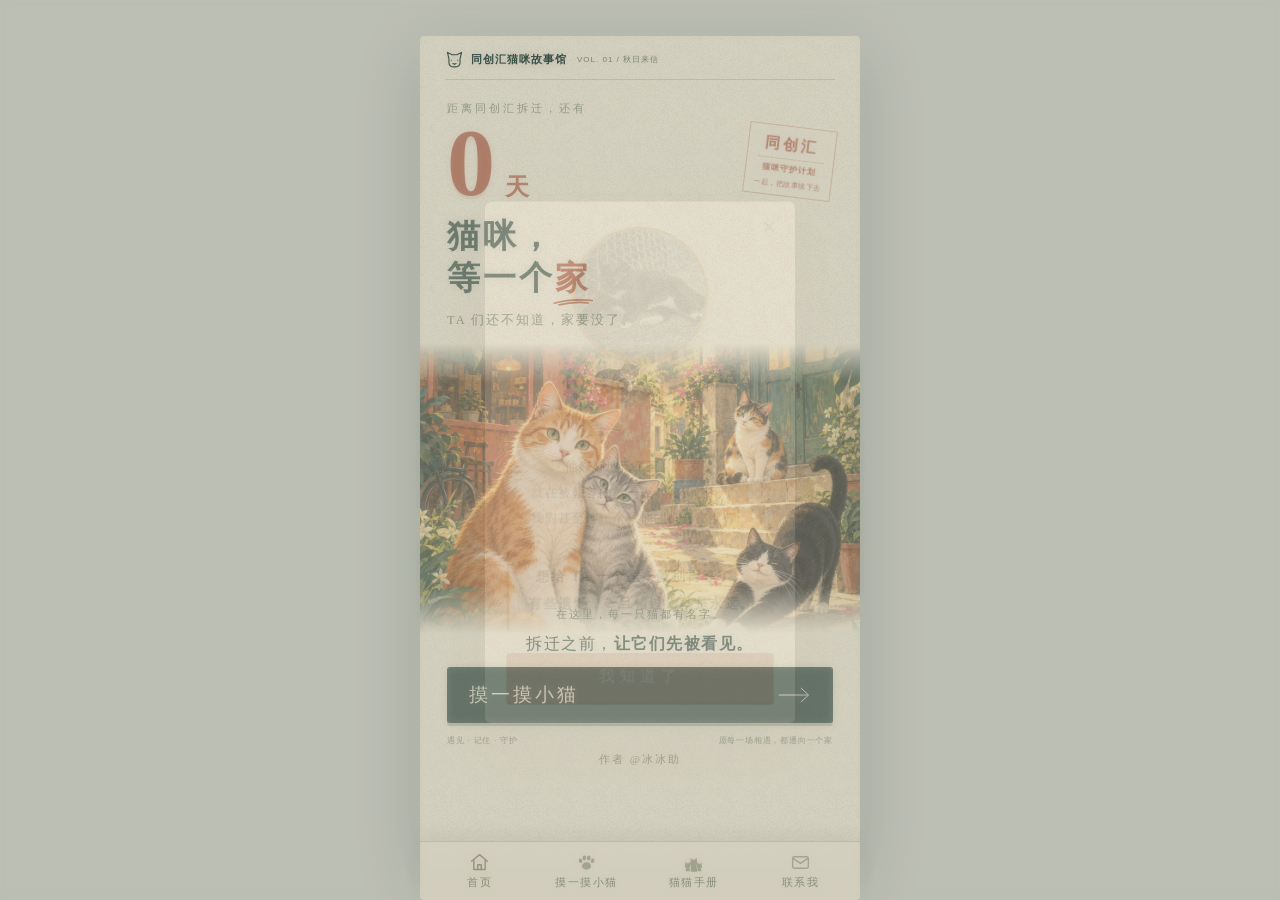
<file: index.html>
<!DOCTYPE html>
<html lang="zh-CN">
<head>
  <meta charset="UTF-8">
  <meta name="viewport" content="width=device-width, initial-scale=1">
  <meta http-equiv="refresh" content="0;url=story.html">
  <title>同创汇猫咪故事馆</title>
</head>
<body style="margin:0;min-height:100vh;display:flex;align-items:center;justify-content:center;background:#f4ebd8;color:#263f36;font:14px/1.6 'Songti SC','STSong',serif;letter-spacing:2px">
  <p>正在进入同创汇猫咪故事馆…</p>
</body>
</html>
</file>
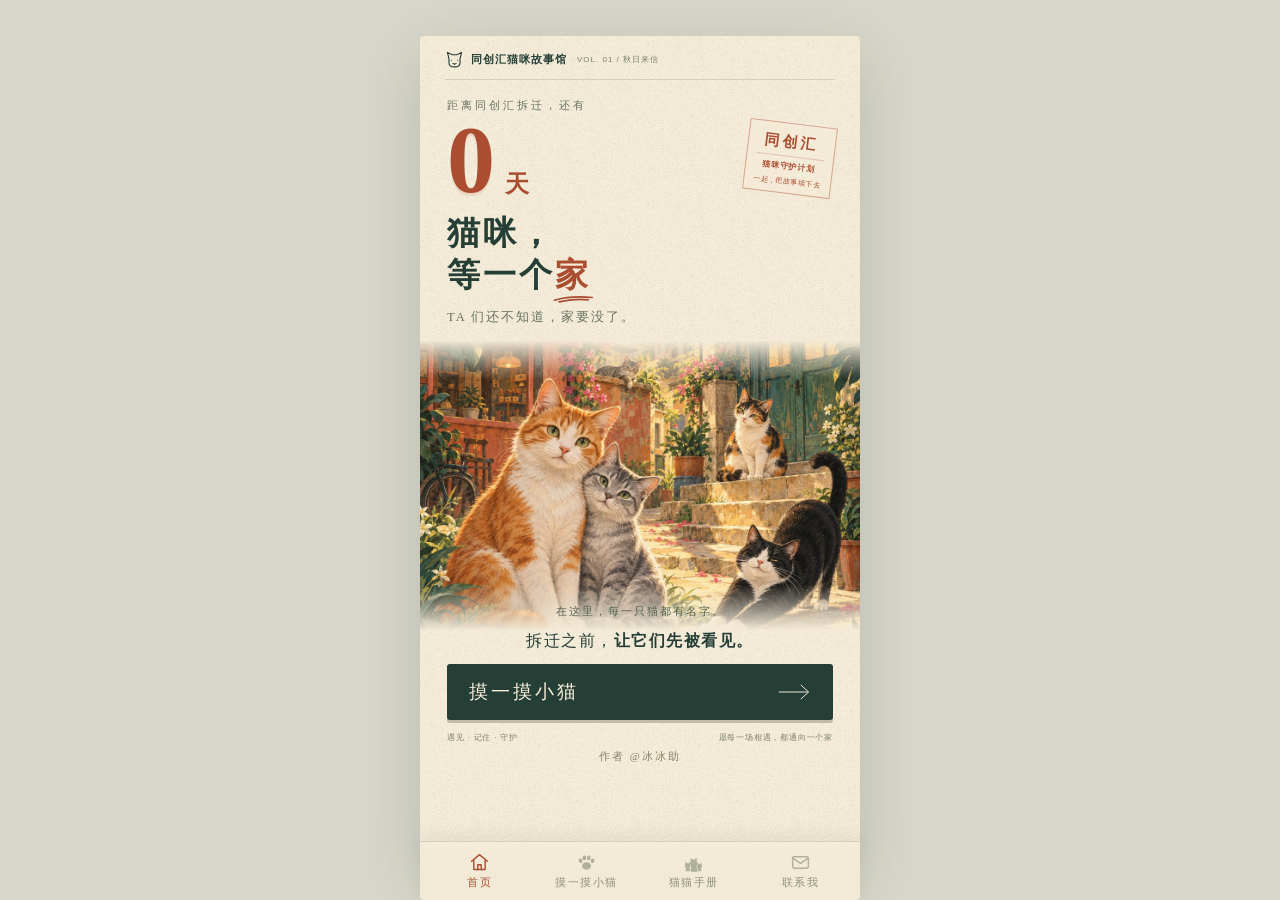
<file: story.html>
<!DOCTYPE html>
<html lang="zh-CN">
<head>
  <meta charset="UTF-8">
  <meta name="viewport" content="width=device-width, initial-scale=1">
  <meta name="theme-color" content="#f4ebd8">
  <title>同创汇猫咪故事馆 · 摸一摸小猫</title>
  <link rel="icon" href="data:,">
  <link rel="stylesheet" href="story.css?v=1.8.6">
</head>
<body>

<!-- 共用图形：爪印 / 猫剪影 / 邮戳 -->
<svg width="0" height="0" style="position:absolute" aria-hidden="true">
  <defs>
    <symbol id="i-paw" viewBox="0 0 24 24">
      <ellipse cx="12" cy="16" rx="5.2" ry="4.2"/>
      <ellipse cx="5.2" cy="10" rx="2.1" ry="2.7" transform="rotate(-18 5.2 10)"/>
      <ellipse cx="9.6" cy="6.8" rx="2.1" ry="2.7" transform="rotate(-6 9.6 6.8)"/>
      <ellipse cx="14.6" cy="6.8" rx="2.1" ry="2.7" transform="rotate(6 14.6 6.8)"/>
      <ellipse cx="19" cy="10" rx="2.1" ry="2.7" transform="rotate(18 19 10)"/>
    </symbol>
    <symbol id="i-cat-sit" viewBox="0 0 100 100">
      <g fill="currentColor">
        <path d="M32 88 C19 86 13 76 16 66 C18 59 26 56 30 61 C33 65 29 70 25 68" fill="none" stroke="currentColor" stroke-width="10" stroke-linecap="round"/>
        <path d="M28 94 Q24 62 41 50 Q51 43 61 45 Q79 49 83 68 L83 94 Z"/>
        <circle cx="61" cy="39" r="19"/>
        <path d="M77 34 C83 34 88 37 88 41 C88 45 83 47 78 46 Z"/>
        <path d="M46 27 L43 6 L59 22 Z"/>
        <path d="M66 23 L75 4 L82 24 Z"/>
      </g>
    </symbol>
    <symbol id="i-cat-peek" viewBox="0 0 100 100">
      <g fill="none" stroke="currentColor" stroke-width="3.4" stroke-linejoin="round">
        <path d="M15 62 h31 l-7 -13 H9 Z"/>
        <path d="M54 62 h31 l7 -13 H62 Z"/>
        <rect x="13" y="62" width="74" height="30"/>
      </g>
      <g fill="currentColor">
        <path d="M36 64 C36 49 44 41 53 41 C63 41 70 49 70 62 L70 65 L36 65 Z"/>
        <path d="M41 47 L38 32 L51 40 Z"/>
        <path d="M63 44 L70 31 L72 46 Z"/>
      </g>
    </symbol>
    <symbol id="i-cat-trio" viewBox="0 0 100 100">
      <g fill="currentColor">
        <path d="M13 92 Q10 76 22 71 Q34 76 33 92 Z"/>
        <circle cx="22" cy="66" r="13"/>
        <path d="M12 58 L10 47 L21 54 Z"/>
        <path d="M25 55 L31 46 L33 57 Z"/>
        <path d="M37 94 Q33 66 51 55 Q68 62 67 94 Z"/>
        <circle cx="51" cy="53" r="17"/>
        <path d="M38 43 L35 28 L50 38 Z"/>
        <path d="M55 40 L63 26 L68 42 Z"/>
        <path d="M69 92 Q66 78 77 73 Q89 78 88 92 Z"/>
        <circle cx="78" cy="68" r="12"/>
        <path d="M69 61 L68 51 L77 57 Z"/>
        <path d="M81 59 L87 50 L90 61 Z"/>
      </g>
    </symbol>
    <symbol id="i-cat-family" viewBox="0 0 100 100">
      <g fill="currentColor" stroke="currentColor" stroke-linecap="round" stroke-linejoin="round">
        <path d="M15 88 C7 85 3 77 6 70 C8 65 14 63 17 67" fill="none" stroke="currentColor" stroke-width="7.5" stroke-linecap="round"/>
        <path d="M10 94 Q7 70 21 60 Q30 54 38 56 Q50 60 52 75 L52 94 Z" stroke="none"/>
        <circle cx="35" cy="49" r="14" stroke="none"/>
        <path d="M47 46 C51 46 54 48 54 50 C54 53 51 54 48 53 Z" stroke="none"/>
        <path d="M24 40 L22 26 L34 35 Z" stroke="none"/>
        <path d="M39 38 L47 26 L51 40 Z" stroke="none"/>
        <path d="M58 94 Q56 82 65 78 Q75 82 74 94 Z" stroke="none"/>
        <circle cx="65" cy="74" r="10" stroke="none"/>
        <path d="M58 68 L57 60 L64 65 Z" stroke="none"/>
        <path d="M68 67 L73 60 L75 68 Z" stroke="none"/>
        <path d="M78 94 Q76 84 84 80 Q93 84 92 94 Z" stroke="none"/>
        <circle cx="84" cy="76" r="9" stroke="none"/>
        <path d="M78 71 L77 64 L83 68 Z" stroke="none"/>
        <path d="M87 70 L91 64 L93 71 Z" stroke="none"/>
      </g>
    </symbol>
    <symbol id="i-postmark" viewBox="0 0 100 100">
      <circle cx="50" cy="50" r="46" fill="none" stroke="currentColor" stroke-width="1.6"/>
      <circle cx="50" cy="50" r="37" fill="none" stroke="currentColor" stroke-width="1"/>
      <path id="pm-arc" d="M50,50 m-30,0 a30,30 0 1,1 60,0 a30,30 0 1,1 -60,0" fill="none"/>
      <text font-size="7.6" letter-spacing="2.4" fill="currentColor" font-family="Songti SC, STSong, serif">
        <textPath href="#pm-arc" startOffset="2%">同创汇猫咪故事馆 · 秋日来信 · VOL.01</textPath>
      </text>
      <text x="50" y="47" text-anchor="middle" font-size="10.5" letter-spacing="2" fill="currentColor" font-family="Songti SC, STSong, serif">已遇见</text>
      <text x="50" y="60" text-anchor="middle" font-size="7" letter-spacing="1.5" fill="currentColor" font-family="Georgia, serif">2026 · AUTUMN</text>
    </symbol>
  </defs>
</svg>

<div class="phone">

  <!-- 通用顶栏 -->
  <header class="masthead">
    <span class="brand"><svg viewBox="0 0 24 24"><path d="M5 11 3 3l6 3h6l6-3-2 8v5c0 7-14 7-14 0z"/><path d="M8 13h.01M16 13h.01M10 17l2 1 2-1"/></svg>同创汇猫咪故事馆</span>
    <span class="edition">VOL. 01 / 秋日来信</span>
    <div class="mast-actions">
      <button class="abtn abtn-back" type="button" data-action="back" hidden>返回</button>
    </div>
  </header>

  <!-- ============ 0. 封面（首页） ============ -->
  <section class="view active" id="v-cover">
    <section class="hero" aria-labelledby="cover-title">
      <p class="hero-label">距离同创汇拆迁，还有</p>
      <div class="hero-count">
        <b id="days-left">—</b><em>天</em>
        <span class="side-note"><span>同创汇</span><span>猫咪守护计划</span><i>一起，把故事续下去</i></span>
      </div>
      <h1 id="cover-title">猫咪，<br>等一个<span class="home-word">家<svg viewBox="0 0 62 11" aria-hidden="true"><path d="M2 8Q27 1 58 4M9 10.5Q31 5 52 7.5"/></svg></span></h1>
      <p class="hero-sub">TA 们还不知道，家要没了。</p>
    </section>

    <figure class="scene" aria-label="暖阳下的街角，橘白猫和伙伴们安静地相伴">
      <img class="scene-slice" src="assets/scene-top.webp" width="1024" height="320" alt="" fetchpriority="high">
      <img class="scene-slice" src="assets/scene-cats.webp" width="1024" height="480" alt="" fetchpriority="high">
      <img class="scene-slice" src="assets/scene-ground.webp" width="1024" height="224" alt="">
      <figcaption>在这里，每一只猫都有名字。</figcaption>
    </figure>

    <section class="invitation" aria-label="猫咪故事入口">
      <p class="context">拆迁之前，<strong>让它们先被看见。</strong></p>
      <button type="button" class="enter" data-action="fromCover"><span>摸一摸小猫</span><svg viewBox="0 0 42 22" aria-hidden="true"><path d="M1 11h37M29 2l10 9-10 9"/></svg></button>
      <p class="closing"><span>遇见 · 记住 · 守护</span><span>愿每一场相遇，都通向一个家</span></p>
      <p class="page-foot">作者 @冰冰助</p>
    </section>
  </section>

  <!-- ============ 1. 摸猫（主入口） ============ -->
  <section class="view" id="v-pet">
    <div class="view-inner">
      <figure class="pet-hero">
        <img src="assets/pet-hero.webp" alt="暖阳下，一只手轻轻伸向纸箱，三只猫在周围张望">
        <figcaption>嘘——轻一点，它们在看你。</figcaption>
      </figure>

      <h2 class="view-title" style="font-size:24px">伸手，摸摸今天的小猫</h2>
      <p class="view-sub">摸到谁，就读读谁的故事。<br>这里 <b id="poolCount">16</b> 位是等着安置的小猫，每一只都等概率出现。</p>

      <div class="pet-actions">
        <button class="btn" type="button" data-action="draw"><svg viewBox="0 0 24 24"><use href="#i-paw"/></svg><span>伸手摸摸</span></button>
      </div>
      <p class="me-strip" id="meStrip" hidden></p>
      <p class="pet-note">底部「猫猫手册」里，还收着 <span id="petAllCount">101</span> 份档案。</p>
      <p class="page-foot">作者 @冰冰助</p>
    </div>
  </section>

  <!-- ============ 2. 摸到瞬间（名字与简介立即可见，反应动效照播一遍） ============ -->
  <section class="view" id="v-react">
    <div class="view-inner">
      <div class="react-stage" id="reactStage">
        <div class="react-art">
          <img id="reactImg" src="assets/react-orange.webp" alt="">
          <span class="paw-fx p1"><svg viewBox="0 0 24 24"><use href="#i-paw"/></svg></span>
          <span class="paw-fx p2"><svg viewBox="0 0 24 24"><use href="#i-paw"/></svg></span>
          <span class="paw-fx p3"><svg viewBox="0 0 24 24"><use href="#i-paw"/></svg></span>
          <span class="paw-fx p4"><svg viewBox="0 0 24 24"><use href="#i-paw"/></svg></span>
        </div>

        <div class="react-reveal">
          <span class="reveal-lead">你摸到的是</span>
          <b class="reveal-name" id="revealName">铁白</b>
          <div class="react-tags" id="reactTags"></div>
        </div>

        <p class="react-narr" id="reactNarr"></p>
      </div>

      <div class="react-actions">
        <button class="btn btn-ghost" type="button" data-action="skipReact">看看 TA 的故事</button>
      </div>
      <p class="page-foot">作者 @冰冰助</p>
    </div>
  </section>

  <!-- ============ 3. 故事 ============ -->
  <section class="view" id="v-story">
    <div class="view-inner">
      <div class="reaction-done" id="storyArea">
        <div class="title-orn"><i></i><svg viewBox="0 0 24 24"><use href="#i-paw"/></svg><i></i></div>

        <div class="story-head">
          <h3 class="story-name" id="storyName">铁白</h3>
          <div class="story-tags" id="storyTags"></div>
        </div>

        <figure class="story-portrait">
          <div class="ph" id="storyPhoto"></div>
          <figcaption class="cap" id="storyCap">照片由群护志愿者提供</figcaption>
        </figure>

        <div class="story-body" id="storyBody"></div>

        <div style="margin-top:22px">
          <div id="toCardWrap">
            <button class="btn btn-rust" type="button" data-action="toCard"><svg viewBox="0 0 24 24"><use href="#i-paw"/></svg><span>说说我和 TA 的故事</span></button>
            <div style="height:10px"></div>
          </div>
          <button class="btn btn-ghost" type="button" data-action="draw">再摸一只</button>
        </div>
      </div>
      <p class="page-foot">作者 @冰冰助</p>
    </div>
  </section>

  <!-- ============ 4. 故事书写 + 共鸣卡 ============ -->
  <section class="view" id="v-card">
    <div class="view-inner">
      <h2 class="view-title" style="font-size:23px">说说和 TA 的故事</h2>
      <p class="view-sub">哪怕只有一面之缘，也算是一个故事。<br>点个开头接着写，两三句就好。</p>

      <div class="say-chips" id="sayChips"></div>
      <div class="say-input">
        <textarea id="sayInput" rows="3" maxlength="50" placeholder="或者，自己写两句和 TA 的故事……" aria-label="我和 TA 的故事"></textarea>
        <span class="say-count"><b id="sayCount">0</b>/50</span>
      </div>

      <!-- 署名条：默认 momo，想改点开就地改名（头像固定，无登记页） -->
      <div class="me-edit">
        <button type="button" class="me-edit-bar" id="meEditBar" aria-expanded="false" aria-controls="meEditPanel">
          <span class="me-edit-avatar"><img src="assets/avatar-3.webp" alt="你的头像"></span>
          <span class="me-edit-text">
            <b>你的昵称：<em id="meEditNick">momo</em></b>
          </span>
          <span class="me-edit-act" id="meEditAct">改一下</span>
        </button>
        <div class="me-edit-panel" id="meEditPanel" hidden>
          <div class="field">
            <label>你的昵称</label>
            <input type="text" id="meNickInput" value="momo" maxlength="10" placeholder="你的昵称：momo" aria-label="你的昵称">
          </div>
          <p class="field-hint">名字会印在共鸣卡上，只存在你的手机里。</p>
        </div>
      </div>

      <!-- 共鸣卡（DOM 实时预览） -->
      <article class="card" aria-label="共鸣卡预览" id="cardPrev">
        <svg class="postmark" style="color:var(--rust)"><use href="#i-postmark"/></svg>
        <div class="card-head">
          <div class="kicker"><b>同创汇猫咪故事馆</b>VOL.01 · 秋日来信 · 遇见纪念</div>
          <img class="card-stamp" src="assets/stamp.webp" alt="邮票贴纸：屋顶上的猫望着暖窗">
        </div>
        <div class="card-rule"></div>
        <div class="card-cat">
          <div class="polaroid">
            <div class="ph" id="cardPhoto"></div>
          </div>
          <div class="meta">
            <h4 id="cardName">铁白</h4>
            <div class="tags" id="cardTags"></div>
            <span class="wait" id="cardWait">还在等家</span>
          </div>
        </div>
        <p class="card-quote" id="cardQuote"></p>
        <div class="card-saybox">
          <span class="saybox-label">我和 TA 的故事</span>
          <p class="card-say" id="cardSay">第一次知道 TA，是在这里。今天，我记住了 TA。</p>
        </div>
        <div class="card-dash"></div>
        <div class="card-foot">
          <div class="me-avatar"><img src="assets/avatar-3.webp" alt="你的头像"></div>
          <div class="me">
            <b id="cardNick">momo</b>
          </div>
          <div class="days"><b id="cardDays">81</b><span>天后拆迁</span></div>
        </div>
      </article>

      <div class="save-row">
        <button class="btn btn-rust" type="button" data-action="saveCard"><span>保存卡片</span></button>
        <button class="btn btn-ghost" type="button" data-action="draw">再摸一只</button>
      </div>
      <p class="save-note">保存这张卡片，贴到小红书笔记的评论区——<br>让更多人看见 TA，也多一分被领养的机会。</p>

      <!-- 生成的卡片图片（保存后出现，可长按/下载） -->
      <div class="saved-wrap" id="savedWrap" hidden>
        <img id="savedImg" alt="共鸣卡图片">
        <button class="btn btn-ghost" type="button" data-action="saveAgain">重新保存</button>
      </div>

      <canvas id="cardCanvas" hidden></canvas>
      <a id="downloadLink" hidden></a>
      <p class="page-foot">作者 @冰冰助</p>
    </div>
  </section>

  <!-- ============ 6. 猫猫手册 ============ -->
  <section class="view" id="v-wall">
    <div class="view-inner">
      <h2 class="view-title">猫猫手册</h2>
      <div class="title-orn"><i></i><svg viewBox="0 0 24 24"><use href="#i-paw"/></svg><i></i></div>
      <p class="view-sub">馆里记着 <b id="wallCount">101</b> 位。每一只都有名字。<br>带 <svg style="width:11px;height:11px;display:inline;fill:var(--rust);vertical-align:-1px" viewBox="0 0 24 24"><use href="#i-paw"/></svg> 的，是你已经摸过的。</p>

      <div class="wall-filter" id="wallFilter" role="tablist" aria-label="按现状筛选"></div>
      <div id="wallSections"></div>
      <p class="wall-foot">点任意一只，读读 TA 的故事，也留下一句你和 TA 的故事。<br>它们还不知道，家要没了——但可以先被记住。</p>
      <p class="page-foot">作者 @冰冰助</p>
    </div>
  </section>

  <!-- ============ 7. 联系我 ============ -->
  <section class="view" id="v-contact">
    <div class="view-inner">
      <h2 class="view-title">联系我</h2>
      <div class="title-orn"><i></i><svg viewBox="0 0 24 24"><use href="#i-paw"/></svg><i></i></div>
      <p class="view-sub">如果你也想为它们做点什么——<br>这里是找到我们的方式。</p>

      <!-- 主告示：领养代替购买 -->
      <section class="pledge" aria-label="领养代替购买">
        <span class="pledge-paw" aria-hidden="true"><svg viewBox="0 0 24 24"><use href="#i-paw"/></svg></span>
        <span class="pledge-eyebrow">请把这句话放在心上</span>
        <h3 class="pledge-title">领养代替购买</h3>
        <svg class="pledge-underline" viewBox="0 0 120 8" aria-hidden="true"><path d="M3 5 Q40 1 75 4 T117 3"/></svg>
        <p class="pledge-line">用领养终止流浪，<br>让每一次喜欢，都通向一个家。</p>
      </section>

      <!-- 告示一：想给 TA 一个家 -->
      <article class="cnote cnote-home">
        <span class="cnote-ic" aria-hidden="true"><svg viewBox="0 0 24 24"><path d="M3 10.5 12 3l9 7.5"/><path d="M5.5 9.6V20h13V9.6"/><path d="M10 20v-5.4h4V20"/></svg></span>
        <h4>想给 TA 一个家？</h4>
        <p>「猫猫手册」里标着 <b class="rust">还在等家</b> 的小猫，都在等一位认真负责的家人。</p>
        <p class="cnote-tip">领养前请想清楚：十几年的陪伴、生病的花费、搬家也不放弃。</p>
        <button class="btn btn-rust" type="button" data-action="tab" data-tab="v-wall" data-wall-filter="wait"><span>去看看等家的小猫</span></button>
      </article>

      <!-- 告示二：群护园区分流 -->
      <article class="cnote cnote-mail">
        <span class="cnote-ic" aria-hidden="true"><svg viewBox="0 0 24 24"><rect x="3" y="5.5" width="18" height="13" rx="2"/><path d="m4 7.5 8 5.5 8-5.5"/></svg></span>
        <h4>群护园区 · 愿意分流</h4>
        <p>同创汇拆迁在即，小猫们急需新的安置点。<br>如果你所在的 <b class="rust">小区 / 园区 / 校园</b> 有群护志愿者，愿意分流接收几只——</p>
        <div class="mailway">
          <span class="mailway-label"><svg viewBox="0 0 24 24" aria-hidden="true"><use href="#i-paw"/></svg>请这样找到我们</span>
          <p>在这条小红书笔记的<b>评论区留言</b>，或直接<b>私信笔记作者</b>，每一条我们都会看到。</p>
        </div>
      </article>

      <!-- 告示：安置思路 -->
      <article class="cnote cnote-plan">
        <span class="cnote-ic" aria-hidden="true"><svg viewBox="0 0 24 24"><path d="M4 19h16M6 19V9l6-4 6 4v10M10 19v-5h4v5"/></svg></span>
        <h4>安置思路</h4>
        <p>亲人的猫，尽量帮 TA 找到一个家；<br>不亲人的猫，就留一口饭、一片屋檐。</p>
        <p class="cnote-tip">每一种温柔，都是对生命的尊重。</p>
      </article>

      <!-- 联系方式：微信 -->
      <article class="cnote cnote-wechat">
        <span class="cnote-ic" aria-hidden="true"><svg viewBox="0 0 24 24"><path d="M8.8 10.2c-.6 0-1-.4-1-1s.4-1 1-1 1 .4 1 1-.4 1-1 1Zm5 0c-.6 0-1-.4-1-1s.4-1 1-1 1 .4 1 1-.4 1-1 1Z"/><path d="M9.5 4C5.4 4 2 6.8 2 10.3c0 2 1.1 3.8 2.8 5L4 18l2.9-1.5c.8.2 1.6.4 2.6.4h.6c-.1-.5-.2-1-.2-1.5 0-3.2 3-5.8 6.7-5.8h.6C16.4 6.4 13.3 4 9.5 4Z"/><path d="M22 14.8c0-2.8-2.7-5-6-5s-6 2.2-6 5 2.7 5 6 5c.7 0 1.4-.1 2-.3L20 21l-.7-2.3c1.6-1 2.7-2.4 2.7-3.9Zm-8-1.3c-.5 0-.9-.4-.9-.9s.4-.9.9-.9.9.4.9.9-.4.9-.9.9Zm4 0c-.5 0-.9-.4-.9-.9s.4-.9.9-.9.9.4.9.9-.4.9-.9.9Z"/></svg></span>
        <h4>加我微信聊聊</h4>
        <p>想领养、分流，或者只是想知道它们最近好不好——</p>
        <div class="wechat-row">
          <span class="wechat-id">fluffymeowww</span>
          <button class="btn btn-rust btn-sm" type="button" data-action="copyWechat" data-wechat="fluffymeowww">复制微信号</button>
        </div>
        <p class="cnote-tip">加好友请备注「同创汇猫咪」，方便我第一时间通过。</p>
      </article>

      <p class="contact-foot">看见，就是改变的开始。</p>
      <p class="page-foot">作者 @冰冰助</p>
    </div>
  </section>

</div>

<!-- 纪念绅士 开屏弹窗 -->
<div class="memorial-overlay" id="memorialOverlay" hidden>
  <div class="memorial-card" role="dialog" aria-label="纪念绅士">
    <button class="memorial-close" type="button" data-action="closeMemorial" aria-label="关闭">×</button>
    <div class="memorial-photo">
      <img src="assets/cats/shenshi.jpg" alt="绅士">
    </div>
    <h3 class="memorial-name">绅 士</h3>
    <p class="memorial-tag">奶牛猫 · 已回喵星</p>
    <p class="memorial-story">他好好地活了五、六岁，<br>就在被领养的前一夜，被狗咬死了。<br>我们甚至连一个救他的机会都没有。</p>
    <p class="memorial-msg">想给 TA 一个家，就别再等了。<br>有些遗憾，一旦错过，就是永远。</p>
    <button class="memorial-btn" type="button" data-action="closeMemorial">我知道了</button>
  </div>
</div>

<!-- 底部导航 -->
<nav class="tabbar" id="tabbar" aria-label="主导航">
  <button class="tab" type="button" data-action="tab" data-tab="v-cover">
    <svg viewBox="0 0 24 24" aria-hidden="true"><path d="M3 10.5 12 3l9 7.5"/><path d="M5.5 9.6V20h13V9.6"/><path d="M10 20v-5.4h4V20"/></svg>
    <span>首页</span>
  </button>
  <button class="tab" type="button" data-action="tab" data-tab="v-pet">
    <svg viewBox="0 0 24 24" aria-hidden="true"><use href="#i-paw"/></svg>
    <span>摸一摸小猫</span>
  </button>
  <button class="tab" type="button" data-action="tab" data-tab="v-wall">
    <svg viewBox="0 0 24 24" aria-hidden="true"><use href="#i-cat-trio"/></svg>
    <span>猫猫手册</span>
  </button>
  <button class="tab" type="button" data-action="tab" data-tab="v-contact">
    <svg class="ic-stroke" viewBox="0 0 24 24" aria-hidden="true"><rect x="3" y="5.5" width="18" height="13" rx="2"/><path d="m4 7.5 8 5.5 8-5.5"/></svg>
    <span>联系我</span>
  </button>
</nav>

<script src="cats.js?v=1.8.6"></script>
<script src="app.js?v=1.8.6"></script>
</body>
</html>
</file>
<file: story.css>
/* ===== 故事馆内页 · 视觉稿 ===== */
:root{
  --paper:#f4ebd8; --pine:#263f36; --rust:#aa4d31; --muted:#7e806c;
  --ochre:#b98534; --cream:#f8efda; --ink:#3a3326; --line:#263f3629;
  --serif:"Songti SC","STSong","Noto Serif CJK SC","SimSun",serif;
  --body:"PingFang SC","Hiragino Sans GB","Microsoft YaHei",sans-serif;
  --tabh:60px;
}
*{box-sizing:border-box}
body{margin:0;background:#d9d7cb;color:var(--pine);font-family:var(--body);-webkit-font-smoothing:antialiased}
img{display:block;max-width:100%}

/* ===== 手机画框 ===== */
.phone{width:100%;max-width:440px;margin:0 auto;background:var(--paper) url("assets/paper-grain.png");min-height:100svh;position:relative;overflow:hidden;display:flex;flex-direction:column}
@media(min-width:600px){body{padding:36px 0}.phone{box-shadow:0 18px 65px #263f3630;min-height:calc(100svh - 72px);border-radius:4px;overflow:hidden}}

/* ===== 通用页眉 ===== */
.masthead{display:flex;align-items:center;justify-content:space-between;margin:0 25px;padding:14px 0 10px;border-bottom:1px solid var(--line);gap:10px;flex:none}
.brand{display:flex;align-items:center;gap:7px;font-size:11px;letter-spacing:1px;font-weight:600;white-space:nowrap}
.brand svg{width:19px;height:19px;fill:none;stroke:currentColor;stroke-width:1.4;stroke-linecap:round;stroke-linejoin:round}
.mast-actions{display:flex;gap:8px}
.abtn{background:transparent;border:1px solid var(--pine);border-radius:20px;color:var(--pine);font-family:var(--serif);font-size:11px;letter-spacing:2px;padding:5px 14px;cursor:pointer}
.abtn-back{border-color:transparent;background:transparent;color:var(--rust);font-size:12px;padding-left:4px;padding-right:4px}

/* ===== 视图切换（默认隐藏，active 显示） ===== */
.view{display:none;padding:0 0 calc(var(--tabh) + 22px + env(safe-area-inset-bottom))}
.view.active{display:block;animation:fadein .5s ease both}
@keyframes fadein{from{opacity:0;transform:translateY(8px)}to{opacity:1;transform:none}}
.view-inner{padding:18px 27px 0}

/* ===== 底部导航 ===== */
.tabbar{position:fixed;left:50%;transform:translateX(-50%);bottom:0;width:100%;max-width:440px;z-index:60;display:flex;background:#f4ebd8f5;border-top:1px solid var(--line);padding:6px 6px calc(6px + env(safe-area-inset-bottom));backdrop-filter:blur(8px);-webkit-backdrop-filter:blur(8px);box-shadow:0 -6px 18px #263f3614}
.tabbar .tab{flex:1;display:flex;flex-direction:column;align-items:center;justify-content:center;gap:3px;min-height:44px;background:none;border:0;padding:4px 2px;color:#8d9078;font-family:var(--serif);font-size:10.5px;letter-spacing:1.5px;cursor:pointer;transition:color .2s}
.tabbar .tab svg{width:21px;height:21px;fill:currentColor;opacity:.65;transition:opacity .2s}
.tabbar .tab:first-child svg,.tabbar .tab svg.ic-stroke{fill:none;stroke:currentColor;stroke-width:1.6;stroke-linecap:round;stroke-linejoin:round}
.tabbar .tab.active{color:var(--rust)}
.tabbar .tab.active svg{opacity:1}
.tabbar .tab:active{transform:translateY(1px)}
@media(min-width:600px){.tabbar{border-radius:0 0 4px 4px}}

/* ===== 通用标题 ===== */
.view-title{font-family:var(--serif);font-size:27px;font-weight:900;letter-spacing:3px;margin:14px 0 0;text-align:center}
.view-sub{margin:8px 0 0;text-align:center;color:#67715e;font-family:var(--serif);font-size:12px;letter-spacing:2px;line-height:1.9}
.title-orn{display:flex;align-items:center;justify-content:center;gap:10px;margin:14px auto 0;color:var(--ochre)}
.title-orn i{width:46px;height:1px;background:var(--ochre);opacity:.6;display:block}
.title-orn svg{width:16px;height:16px;fill:currentColor;opacity:.8}

/* 大按钮（沿用封面） */
.btn{display:flex;align-items:center;justify-content:center;gap:10px;width:100%;min-height:56px;background:var(--pine);color:var(--cream);border:none;text-decoration:none;padding:15px 22px;font-family:var(--serif);font-size:19px;letter-spacing:3px;border-radius:3px;box-shadow:0 3px 0 #c1bda5;cursor:pointer}
.btn:active{transform:translateY(2px)}
.btn-rust{background:var(--rust);box-shadow:0 3px 0 #8a3d26}
.btn svg{width:22px;height:22px;fill:currentColor}
.btn-ghost{background:transparent;color:var(--pine);border:1.5px solid var(--pine);box-shadow:none;font-size:15px;min-height:48px;letter-spacing:2px}
.btn-ghost:active{transform:translateY(1px)}

/* ===== 表单字段（署名改名面板复用） ===== */
.field{margin-top:20px}
.field label{display:block;font-size:10px;letter-spacing:2px;color:#697462;margin-bottom:8px}
.field input{width:100%;background:transparent;border:none;border-bottom:1.5px solid #263f3655;padding:8px 2px;font-family:var(--serif);font-size:17px;color:var(--ink);outline:none;letter-spacing:1px}
.field input:focus{border-bottom-color:var(--rust)}
.field-hint{font-size:9px;color:#9a9684;margin-top:6px;letter-spacing:1px;line-height:1.7}

/* ===== 2. 摸猫 ===== */
.pet-hero{margin:12px -27px 0;height:232px;height:min(30svh,232px);overflow:hidden;position:relative;isolation:isolate}
.pet-hero img{width:100%;height:100%;object-fit:cover;object-position:center 42%}
.pet-hero:before,.pet-hero:after{content:"";position:absolute;left:0;right:0;pointer-events:none;z-index:1}
.pet-hero:before{top:0;height:30px;background:linear-gradient(var(--paper),transparent)}
.pet-hero:after{bottom:0;height:40px;background:linear-gradient(transparent,var(--paper))}
.pet-hero figcaption{position:absolute;bottom:8px;left:0;right:0;text-align:center;z-index:2;color:#52614e;font-family:var(--serif);font-size:11px;letter-spacing:2px;text-shadow:0 1px 8px var(--paper)}
.pet-actions{margin-top:16px;display:flex;flex-direction:column;gap:12px}

/* ===== 3. 摸到瞬间（独立一页） =====
   名字与标签简介进入即显示，反应动效同时播一遍（时长收敛在 --cycle）；
   演完不自动翻页：按钮点亮提示，用户自己点「看看 TA 的故事」进故事页。 */
.react-stage{--cycle:3.2s;margin:12px 0 0;text-align:center}
.react-art{position:relative;height:360px;height:min(44svh,360px);width:auto;aspect-ratio:9/16;margin:0 auto;overflow:hidden;background:#fbf4e4;border:1px solid #263f3622;box-shadow:0 8px 20px #263f361f}
.react-art img{width:100%;height:100%;object-fit:cover;display:block;will-change:transform,clip-path}
/* 抽到结果：进入即见，不再分「先动效、后揭晓」两段 */
.react-reveal{margin:13px auto 0;text-align:center}
.reveal-lead{display:block;font-family:var(--serif);font-size:12px;letter-spacing:5px;color:#7e806c}
.reveal-name{display:block;font-family:var(--serif);font-size:31px;font-weight:900;letter-spacing:6px;color:var(--rust);line-height:1.3;margin-top:2px}
.reveal-name:after{content:"！";font-size:22px;letter-spacing:0}
.react-tags{display:flex;gap:6px;justify-content:center;flex-wrap:wrap;margin-top:9px}
/* 摸到瞬间动效已不分档，性格标签统一陶土暖色 */
.stage-warm .react-tags .tag-mood{border-color:var(--rust);color:var(--rust)}
.react-narr{margin:11px auto 0;max-width:320px;font-family:var(--serif);font-size:13px;letter-spacing:1.5px;line-height:1.9;color:var(--ink)}
.react-narr .line{display:block}
.react-actions{margin-top:14px}
/* 动效演完前：按钮安静等待；演完点亮为陶土红主按钮，轻轻呼吸提示人工点击 */
.react-actions .btn{transition:background .3s,color .3s,border-color .3s}
.react-actions .btn.ready{background:var(--rust);color:var(--cream);border-color:var(--rust);box-shadow:0 3px 0 #8a3d26;animation:ready-glow 1.9s ease-in-out infinite}
@keyframes ready-glow{0%,100%{box-shadow:0 3px 0 #8a3d26}50%{box-shadow:0 3px 0 #8a3d26,0 0 0 7px rgba(170,77,49,.14)}}
/* 矮屏：名字+简介+按钮要能一屏看完，反应图让出空间 */
@media(max-height:760px){
  .react-stage{margin-top:8px}
  .react-art{height:min(38svh,300px)}
  .react-reveal{margin-top:10px}
  .reveal-name{font-size:28px}
  .react-narr{margin-top:9px;font-size:12.5px;line-height:1.85}
  .react-actions{margin-top:11px}
}
@media(max-height:640px){
  .react-art{height:min(30svh,190px)}
  .reveal-name{font-size:25px}
  .react-narr{font-size:12px}
}

/* —— 摸到瞬间（全猫统一）：弹入 → 呼噜轻晃 + 爪印飘，单次播放 —— */
.stage-warm{--cycle:3.2s}
.stage-warm .react-art img{animation:warm-enter .8s cubic-bezier(.2,1.45,.4,1) both, warm-life 2.4s ease-in-out .8s forwards}
@keyframes warm-enter{0%{transform:translateY(40%) scale(.7);opacity:0}55%{opacity:1}100%{transform:translateY(0) scale(1);opacity:1}}
@keyframes warm-life{0%,100%{transform:scale(1.012) rotate(-1.4deg)}25%{transform:scale(1) rotate(1.2deg)}50%{transform:scale(1.03) rotate(.4deg)}75%{transform:scale(1) rotate(-1.2deg)}}
.paw-fx{position:absolute;width:20px;height:20px;color:var(--rust);opacity:0;z-index:2;pointer-events:none}
.paw-fx svg{width:100%;height:100%;fill:currentColor}
.stage-warm .paw-fx{animation:paw-rise 1.3s ease-out}
.paw-fx.p1{left:32%;top:52%;animation-delay:.5s}
.paw-fx.p2{left:56%;top:46%;animation-delay:.85s;width:16px;height:16px}
.paw-fx.p3{left:44%;top:56%;animation-delay:1.2s;width:24px;height:24px}
.paw-fx.p4{left:64%;top:54%;animation-delay:1.5s;width:15px;height:15px}
@keyframes paw-rise{0%{opacity:0;transform:translateY(0) scale(.5) rotate(-18deg)}14%{opacity:.85}70%{opacity:.6}100%{opacity:0;transform:translateY(-150px) scale(1) rotate(16deg)}}

/* 旁白随结果一起立即可见，不再按动效节奏延迟淡入 */
@media(prefers-reduced-motion:reduce){
  .stage-warm .react-art img,.paw-fx{animation-duration:.01s !important;animation-iteration-count:1 !important}
  .react-actions .btn.ready{animation:none}
}
.story-head{margin:10px 0 0;text-align:center;position:relative}
.story-name{font-family:var(--serif);font-size:30px;font-weight:900;letter-spacing:6px;margin:0}
.story-tags{display:flex;gap:6px;justify-content:center;flex-wrap:wrap;margin-top:8px}
.tag{font-size:9px;letter-spacing:1.5px;border:1px solid #263f3644;border-radius:20px;padding:3px 10px;color:#52614e;background:#f8efda88}
.tag-wait{border-color:var(--rust);color:var(--rust);border-style:solid;position:relative}
.story-portrait{margin:14px auto 0;width:56%;background:#fbf4e4;padding:10px 10px 34px;box-shadow:0 8px 22px #263f3626;transform:rotate(-1.5deg);position:relative}
.story-portrait .ph{aspect-ratio:1;background:linear-gradient(160deg,#efe6cf,#e4d9bd);display:flex;align-items:center;justify-content:center;color:var(--pine);position:relative;overflow:hidden}
.story-portrait .ph svg{width:62%;height:62%;fill:currentColor;opacity:.9}
.story-portrait .cap{position:absolute;bottom:8px;left:0;right:0;text-align:center;font-family:var(--serif);font-size:11px;letter-spacing:2px;color:#8a8268}
.story-body{margin:16px 0 0;font-family:var(--serif);font-size:15px;line-height:2.1;letter-spacing:1px;color:var(--ink);text-align:justify}
.story-body p{margin:0 0 12px}
.story-body .hot{color:var(--rust);border-bottom:1px dashed var(--rust);font-weight:700;cursor:pointer;white-space:nowrap}
.story-body .quote{margin:18px 0 4px;padding:14px 16px;background:var(--pine);color:var(--cream);border-radius:3px;font-size:16px;line-height:2;letter-spacing:2px;text-align:center;position:relative}
.story-body .quote:before{content:"“";position:absolute;top:-6px;left:8px;font-size:38px;color:var(--ochre);opacity:.7;font-family:Georgia,serif}
.family-row{display:flex;align-items:center;justify-content:center;gap:8px;margin:6px 0 0;font-size:10px;letter-spacing:2px;color:var(--ochre)}
.family-row svg{width:14px;height:14px;fill:currentColor}

/* ===== 4. 留言 + 共鸣卡 ===== */
.say-chips{display:flex;flex-wrap:wrap;gap:8px;margin:14px 0 0;justify-content:center}
.chip{border:1.5px solid #263f3655;background:#f8efda99;border-radius:24px;padding:10px 16px;font-family:var(--serif);font-size:13px;letter-spacing:1px;color:var(--ink);cursor:pointer;line-height:1.5;min-height:44px}
.chip.on{background:var(--pine);color:var(--cream);border-color:var(--pine)}
.say-input{margin-top:14px;position:relative}
.say-input textarea{width:100%;background:#f8efda99;border:1.5px solid #263f3633;border-radius:3px;padding:12px 52px 12px 14px;font-family:var(--serif);font-size:14px;line-height:1.8;color:var(--ink);outline:none;letter-spacing:1px;text-align:left;resize:none;min-height:88px;box-sizing:border-box}
.say-input textarea:focus{border-color:var(--rust)}
.say-count{position:absolute;right:12px;bottom:9px;font-size:9px;letter-spacing:1px;color:#9a9684;pointer-events:none}
.say-count b{color:var(--ochre);font-weight:700}

/* 署名条（v1.4：替代原登记页，卡片页就地改） */
.me-edit{margin-top:12px}
.me-edit-bar{width:100%;min-height:48px;display:flex;align-items:center;gap:10px;background:#f8efda99;border:1.5px solid #263f3633;border-radius:3px;padding:7px 12px;cursor:pointer;text-align:left}
.me-edit-bar:active{border-color:var(--rust)}
.me-edit-avatar{width:34px;height:34px;border-radius:50%;overflow:hidden;flex:none;border:1.5px solid var(--ochre);background:#efe6cf}
.me-edit-avatar img{width:100%;height:100%;object-fit:cover}
.me-edit-text{flex:1;min-width:0;line-height:1.5}
.me-edit-text b{display:block;font-family:var(--serif);font-size:13px;font-weight:400;letter-spacing:1.5px;color:var(--ink);white-space:nowrap;overflow:hidden;text-overflow:ellipsis}
.me-edit-text b em{font-style:normal;font-weight:700;color:var(--rust)}
.me-edit-act{flex:none;font-size:10px;letter-spacing:2px;color:var(--rust);border:1px solid #aa4d3180;border-radius:12px;padding:4px 11px;min-height:28px;display:inline-flex;align-items:center}
.me-edit-panel{margin-top:8px;background:#fbf4e4;border:1.5px solid #263f3633;border-radius:3px;padding:2px 14px 12px}
.me-edit-panel .field:first-of-type{margin-top:10px}

/* 共鸣卡（明信片） */
.card{margin:18px auto 0;width:100%;max-width:330px;background:var(--cream) url("assets/paper-grain.png");border:1.5px solid var(--pine);outline:1px solid var(--pine);outline-offset:5px;padding:16px 16px 14px;position:relative;box-shadow:0 14px 34px #263f3633}
.card-head{display:flex;justify-content:space-between;align-items:flex-start;gap:10px}
.card-head .kicker{font-size:8px;letter-spacing:2px;color:#7c806d;line-height:1.8}
.card-head .kicker b{display:block;font-family:var(--serif);font-size:12px;letter-spacing:3px;color:var(--pine)}
.card-stamp{width:64px;height:64px;transform:rotate(7deg);flex:none;filter:drop-shadow(0 2px 3px #263f3633)}
.card-rule{height:1px;background:var(--pine);opacity:.55;margin:12px 0 14px;position:relative}
.card-rule:after{content:"";position:absolute;right:0;top:-2px;width:5px;height:5px;border-radius:50%;background:var(--pine)}
.card-cat{display:flex;gap:14px;align-items:center}
.card-cat .polaroid{width:88px;flex:none;background:#fffaf0;padding:6px 6px 18px;box-shadow:0 4px 10px #263f362e;transform:rotate(-2deg)}
.card-cat .polaroid .ph{position:relative;overflow:hidden;aspect-ratio:1;background:linear-gradient(160deg,#efe6cf,#e2d7ba);display:flex;align-items:center;justify-content:center;color:var(--pine)}
.card-cat .polaroid .ph svg{width:64%;height:64%;fill:currentColor}
.card-cat .polaroid span{position:absolute}
.card-cat .meta{flex:1;min-width:0}
.card-cat .meta h4{font-family:var(--serif);font-size:24px;letter-spacing:4px;margin:0;font-weight:900}
.card-cat .meta .tags{margin-top:6px;display:flex;flex-wrap:wrap;gap:4px}
.card-cat .meta .tags em{font-style:normal;font-size:8px;letter-spacing:1px;border:1px solid #263f3644;border-radius:12px;padding:2px 7px;color:#52614e}
.card-cat .meta .wait{display:inline-block;margin-top:8px;font-size:8px;letter-spacing:2px;color:var(--rust);border:1px solid var(--rust);border-radius:3px;padding:2px 8px;transform:rotate(-3deg)}
.card-quote{margin:9px 0 0;font-family:var(--serif);font-size:13px;line-height:1.7;letter-spacing:1.5px;color:var(--ink);text-align:center;font-weight:700}
/* 故事区：卡片的主角之一，给两三句短文留足版面 */
.card-saybox{margin:9px 0 0;padding:9px 12px 10px;background:#fffaf0;border:1px dashed #263f3644;border-radius:3px}
.saybox-label{display:block;font-size:8px;letter-spacing:2.5px;color:var(--ochre);margin-bottom:4px}
.card-say{margin:0;font-family:var(--serif);font-size:14px;line-height:1.7;letter-spacing:1px;color:var(--ink);text-align:center;min-height:5.1em;word-break:break-word}
.card-say:before{content:"「";color:var(--ochre)}
.card-say:after{content:"」";color:var(--ochre)}
.card-dash{border-top:1.5px dashed #263f3644;margin:11px 0 9px}
.card-foot{display:flex;align-items:center;gap:10px}
.card-foot .me-avatar{width:38px;height:38px;border-radius:50%;overflow:hidden;flex:none;border:1.5px solid var(--ochre)}
.card-foot .me-avatar img{width:100%;height:100%;object-fit:cover}
.card-foot .me{flex:1;min-width:0;line-height:1.5}
.card-foot .me b{font-family:var(--serif);font-size:12px;letter-spacing:2px;display:block}
.card-foot .days{text-align:right;flex:none}
.card-foot .days b{font-family:Georgia,serif;font-size:22px;color:var(--rust);display:block;line-height:1}
.card-foot .days span{font-size:7px;letter-spacing:1px;color:#8a8268}
.postmark{position:absolute;left:14px;bottom:96px;width:78px;height:78px;transform:rotate(-14deg);opacity:.55;pointer-events:none}
.save-row{display:flex;gap:10px;margin-top:16px}
.save-row .btn{flex:1}
.save-note{margin:12px 0 0;text-align:center;font-size:9px;letter-spacing:1.5px;color:#8a8268;line-height:1.8}

/* ===== 5. 猫猫手册（列表） ===== */
/* 顶部筛选条：横向可滑，触控目标 ≥44px */
.wall-filter{display:flex;gap:8px;margin:18px -27px 0;padding:0 27px 4px;overflow-x:auto;scrollbar-width:none;-webkit-overflow-scrolling:touch}
.wall-filter::-webkit-scrollbar{display:none}
.wchip{flex:none;min-height:44px;padding:0 15px;border:1.5px solid #263f3655;background:#f8efda99;border-radius:24px;font-family:var(--serif);font-size:12px;letter-spacing:1.5px;color:var(--ink);white-space:nowrap;cursor:pointer}
.wchip.on{background:var(--pine);color:var(--cream);border-color:var(--pine)}
.wchip:active{transform:translateY(1px)}
/* 分组 */
.wall-sec{margin-top:26px}
.wall-sec-title{display:flex;align-items:center;gap:7px;font-family:var(--serif);font-size:17px;font-weight:900;letter-spacing:2.5px;color:var(--pine);margin:0;padding-bottom:8px;border-bottom:1px solid var(--line)}
.wall-sec-title svg{width:15px;height:15px;fill:var(--ochre);flex:none}
.wall-sec-title em{margin-left:auto;font-style:normal;font-size:10px;letter-spacing:1px;color:#8a8268;font-weight:400}
.wall-sec-sub{margin:7px 0 0;font-size:10px;letter-spacing:1.5px;color:#8a8268}
.wall-grid{display:grid;grid-template-columns:1fr 1fr;gap:16px 14px;margin:16px 0 0}
.wall-card{background:#fbf4e4;padding:9px 9px 12px;box-shadow:0 6px 16px #263f3622;position:relative;text-align:center;cursor:pointer}
.wall-card:nth-child(odd){transform:rotate(-1.2deg)}
.wall-card:nth-child(even){transform:rotate(1.2deg)}
.wall-card .ph{position:relative;aspect-ratio:1;background:linear-gradient(160deg,#efe6cf,#e2d7ba);display:flex;align-items:center;justify-content:center;color:var(--pine);margin-bottom:8px;overflow:hidden}
.wall-card .ph svg{width:58%;height:58%;fill:currentColor}
.wall-card h5{font-family:var(--serif);font-size:16px;letter-spacing:2px;margin:0;font-weight:900;word-break:break-word}
.wall-card small{display:block;font-size:8px;letter-spacing:1.5px;color:#8a8268;margin-top:3px}
.wall-card .pawmark{position:absolute;top:6px;right:7px;width:20px;height:20px;color:var(--rust);transform:rotate(12deg);z-index:2}
.wall-card .pawmark svg{width:100%;height:100%;fill:currentColor}
/* 主动摸猫：照片右下角胶囊按钮，任意猫都能摸；与右上角已摸 pawmark 区分（带底+描边+文字） */
.wall-card .ph .pet-btn{position:absolute;right:7px;bottom:7px;z-index:3;padding:4px 10px;border-radius:12px;background:rgba(251,244,228,.95);border:1.5px solid var(--rust);color:var(--rust);font-family:var(--serif);font-size:11px;letter-spacing:1px;line-height:1.4;cursor:pointer;box-shadow:0 2px 7px rgba(38,63,54,.28);transition:transform .12s}
.wall-card .ph .pet-btn:active{transform:scale(.94)}
.wall-card.st-star .ph .pet-btn,.wall-card.st-lost .ph .pet-btn{border-color:#7c806d;color:#7c806d;opacity:.72}
.wall-card.wide{grid-column:1 / -1}
.wall-card.wide .ph{aspect-ratio:2.4/1}
/* 状态角标 */
.wall-card .badge{position:absolute;top:7px;left:6px;z-index:2;font-size:8px;letter-spacing:1px;padding:2px 7px;border-radius:10px;background:#fbf4e4e0;border:1px solid #263f3644;color:#52614e}
.wall-card.st-wait .badge{border-color:#aa4d3199;color:var(--rust)}
.wall-card.st-home .badge{border-color:#5c7a4f99;color:#5c7a4f}
.wall-card.st-shop .badge,.wall-card.st-foster .badge{border-color:#b9853499;color:var(--ochre)}
.wall-card.st-star .badge,.wall-card.st-lost .badge{border-color:#8d907899;color:#7c806d}
/* 已经离开的：只把影像压灰，卡片本身仍是暖的 */
.wall-card.st-star .ph,.wall-card.st-lost .ph{background:linear-gradient(160deg,#e9e5da,#dcd8cb)}
.wall-card.st-star .ph svg,.wall-card.st-lost .ph svg{opacity:.42}
.wall-card.st-star h5,.wall-card.st-lost h5{color:#5f6656}
.wall-foot{margin:26px 0 0;text-align:center;font-family:var(--serif);font-size:11px;letter-spacing:2px;color:#7c806d;line-height:2}

/* ===== 5b. 档案卡（表二里没有故事的猫） ===== */
.archive{margin:6px 0 0}
.archive-state{font-family:var(--serif);font-size:16px;line-height:1.9;letter-spacing:2px;text-align:center;color:var(--ink);margin:0;padding:14px 0;border-top:1px solid var(--line);border-bottom:1px solid var(--line)}
.archive-facts{display:grid;grid-template-columns:1fr 1fr;gap:12px 16px;margin:16px 0 0}
.archive-facts div{display:flex;align-items:baseline;gap:8px}
.archive-facts dt{flex:none;font-size:9px;letter-spacing:1.5px;color:#8a8268;min-width:34px}
.archive-facts dd{margin:0;font-family:var(--serif);font-size:14px;letter-spacing:1px;color:var(--ink)}
.archive-note{margin:12px 0 0;font-size:10px;letter-spacing:1px;color:#9a9684;line-height:1.8}
.archive-rel-title{font-family:var(--serif);font-size:13px;letter-spacing:2.5px;color:var(--ochre);font-weight:700;margin:22px 0 0}
.archive-rel{list-style:none;margin:10px 0 0;padding:0;border-top:1px solid var(--line)}
.archive-rel li{display:flex;align-items:baseline;gap:9px;padding:9px 2px;border-bottom:1px solid var(--line);font-family:var(--serif);font-size:14px;letter-spacing:1px;color:var(--ink);line-height:1.8}
.archive-rel .rel-label{flex:none;font-size:9px;letter-spacing:1.5px;color:#8a8268;min-width:52px}

@media(max-width:360px){
  .view-inner{padding-left:20px;padding-right:20px}
  .pet-hero,.react-frame{margin-left:-20px;margin-right:-20px}
  .view-title{font-size:23px}
}

/* ===== 正式版交互补充 ===== */
/* 故事区：已独立成页，直接呈现 */
#storyArea{animation:fadein .5s ease both}
/* 「有家了」绿色标签 */
.tag-home,.wait.home{border-color:#5c7a4f;color:#5c7a4f}
/* 其余现状标签 */
.tag-star,.tag-lost{border-color:#8d9078aa;color:#7c806d}
.tag-shop,.tag-foster{border-color:#b98534aa;color:var(--ochre)}
/* 有照片时的照片位（绝对值铺满） */
.story-portrait .ph img,.card-cat .polaroid .ph img,.wall-card .ph img{width:100%;height:100%;object-fit:cover;position:absolute;inset:0}
/* 摸猫页我的身份条 + 遇见进度 */
.me-strip{margin-top:14px;text-align:center;color:#67715e;font-family:var(--serif);font-size:12px;letter-spacing:1px;display:flex;flex-direction:column;align-items:center;gap:9px;line-height:1.6}
.me-strip .me-line{display:flex;align-items:center;gap:6px}
.me-strip .me-line svg{width:14px;height:14px;fill:var(--rust)}
.me-strip b{color:var(--rust)}
.me-progress{display:block;width:58%;max-width:180px;height:4px;border-radius:2px;background:#263f361f;overflow:hidden}
.me-progress i{display:block;height:100%;background:var(--rust);border-radius:2px;transition:width .45s ease}
/* 摸猫页页脚提示：猫猫手册在列表页 */
.pet-note{margin:20px 0 0;text-align:center;font-family:var(--serif);font-size:10px;letter-spacing:1.5px;line-height:2;color:#9a9684}
/* 保存后的卡片图片 */
.saved-wrap{margin:22px auto 0;text-align:center}
.saved-wrap img{width:100%;max-width:350px;border-radius:3px;box-shadow:0 14px 34px #263f3633}
.saved-wrap .btn{margin-top:14px}

/* ===== 0. 封面（首页视图，原 index 视觉原样并入） ===== */
.masthead .edition{font-size:8px;letter-spacing:1px;white-space:nowrap;color:#77806d;margin-right:auto}
/* 封面撑满画框剩余高度，场景图吃掉全部剩余空间（按钮下方不留空） */
#v-cover.active{display:flex;flex-direction:column;flex:1 1 auto;min-height:0}
/* 倒计时主角区 */
#v-cover .hero{padding:18px 27px 0;position:relative;z-index:1;flex:none}
#v-cover .hero-label{margin:0;font-size:11px;letter-spacing:3px;color:#697462}
#v-cover .hero-count{display:flex;align-items:baseline;gap:10px;margin:4px 0 0;position:relative}
#v-cover .hero-count b{font-family:Georgia,"Times New Roman",serif;font-weight:700;font-size:96px;line-height:.9;color:var(--rust);font-variant-numeric:lining-nums;letter-spacing:-2px;text-shadow:0 3px 0 #aa4d311f}
#v-cover .hero-count em{font-style:normal;font-family:var(--serif);font-size:24px;color:var(--rust);letter-spacing:3px;font-weight:700;margin-left:2px}
#v-cover .side-note{position:absolute;top:6px;right:0;transform:rotate(7deg);text-align:center;border:1px solid #aa4d3170;color:var(--rust);padding:8px 9px 6px;background:#f4ebd866}
#v-cover .side-note span{display:block;font-family:var(--serif);font-size:15px;font-weight:700;letter-spacing:3px;line-height:1.4}
#v-cover .side-note span+span{font-family:var(--body);font-size:8px;letter-spacing:1px;margin-top:3px;padding-top:4px;border-top:1px solid #aa4d3145}
#v-cover .side-note i{display:block;font-style:normal;font-size:7px;letter-spacing:.5px;margin-top:5px}
#v-cover .hero h1{font-family:var(--serif);font-size:33px;line-height:1.26;letter-spacing:3px;font-weight:900;margin:10px 0 0}
#v-cover .home-word{color:var(--rust);position:relative;display:inline-block}
#v-cover .home-word svg{position:absolute;left:-2px;bottom:-7px;width:42px;height:11px;fill:none;stroke:var(--rust);stroke-width:2.4;stroke-linecap:round}
#v-cover .hero-sub{margin:10px 0 0;color:#67715e;font-family:var(--serif);font-size:12.5px;line-height:1.75;letter-spacing:2px}
/* 插画场景：吃掉剩余高度，只居中裁切露出猫带 */
#v-cover .scene{margin:12px 0 0;flex:1 1 0;min-height:96px;overflow:hidden;display:flex;flex-direction:column;justify-content:center;position:relative;isolation:isolate}
#v-cover .scene-slice{width:100%;height:auto;flex:none;display:block}
#v-cover .scene:before,#v-cover .scene:after{content:"";position:absolute;left:0;right:0;pointer-events:none;z-index:1}
#v-cover .scene:before{top:0;height:39px;background:linear-gradient(var(--paper),transparent)}
#v-cover .scene:after{bottom:0;height:47px;background:linear-gradient(transparent,var(--paper))}
#v-cover .scene figcaption{position:absolute;bottom:12px;left:0;right:0;text-align:center;z-index:2;color:#52614e;font-family:var(--serif);font-size:11px;letter-spacing:2px;text-shadow:0 1px 8px var(--paper)}
/* 入口区 */
#v-cover .invitation{position:relative;flex:none;padding:0 27px 18px;background:var(--paper) url("assets/paper-grain.png")}
#v-cover .context{margin:0 0 12px;font-family:var(--serif);font-size:16px;letter-spacing:1.5px;text-align:center}
#v-cover .context strong{font-weight:700}
#v-cover .enter{display:flex;align-items:center;justify-content:space-between;gap:16px;min-height:56px;width:100%;border:0;cursor:pointer;background:var(--pine);color:#f8efda;text-decoration:none;padding:15px 22px;font-family:var(--serif);font-size:19px;letter-spacing:3px;border-radius:3px;box-shadow:0 3px 0 #c1bda5;transition:background .2s,transform .2s}
#v-cover .enter svg{width:33px;height:20px;stroke:currentColor;stroke-width:1.2;fill:none}
#v-cover .enter:hover{background:#355648}
#v-cover .enter:active{transform:translateY(2px)}
#v-cover .enter:focus-visible{outline:3px solid var(--rust);outline-offset:4px}
#v-cover .closing{display:flex;justify-content:space-between;gap:8px;font-size:8px;letter-spacing:.8px;margin:12px 0 0;color:#7c806d}
@media(max-width:360px){
  #v-cover .hero{padding-left:22px;padding-right:22px}
  #v-cover .hero-count b{font-size:82px}#v-cover .hero-count em{font-size:20px}
  #v-cover .hero h1{font-size:29px}
  #v-cover .side-note{right:-4px;padding:7px 8px 5px}#v-cover .side-note span{font-size:13px}
  #v-cover .invitation{padding-left:22px;padding-right:22px}
  #v-cover .closing{font-size:7px}
}
@media(prefers-reduced-motion:reduce){#v-cover .enter{transition:none}}

/* 矮屏（iPhone 8 / SE 一类）：文字区收一档，把空间让给场景插画 */
@media(max-height:720px){
  #v-cover .hero{padding-top:12px}
  #v-cover .hero-count b{font-size:76px}
  #v-cover .hero-count em{font-size:20px}
  #v-cover .hero h1{font-size:28px;margin-top:8px}
  #v-cover .hero-sub{margin-top:8px}
  #v-cover .scene{margin-top:10px}
  #v-cover .invitation{padding-bottom:12px}
}

/* ===== 7. 联系我 ===== */
/* 主告示：深松绿海报卡，像盖了枚承诺的印章 */
.pledge{margin:22px 0 0;background:var(--pine);border-radius:4px;padding:26px 22px 24px;text-align:center;position:relative;transform:rotate(-.6deg);box-shadow:0 12px 28px #263f3633;overflow:hidden;isolation:isolate}
.pledge:before{content:"";position:absolute;inset:7px;border:1px solid #f8efda55;border-radius:3px;pointer-events:none;z-index:1}
.pledge>*{position:relative;z-index:2}
.pledge-paw{position:absolute !important;z-index:0 !important;top:-16px;right:-12px;width:104px;height:104px;opacity:.08;transform:rotate(16deg)}
.pledge-paw svg{width:100%;height:100%;fill:var(--cream)}
.pledge-eyebrow{display:block;font-family:var(--serif);font-size:11px;letter-spacing:5px;color:var(--ochre)}
.pledge-title{font-family:var(--serif);font-size:37px;font-weight:900;letter-spacing:8px;margin:7px 0 0;color:var(--cream);line-height:1.2}
.pledge-underline{display:block;width:150px;height:8px;margin:5px auto 0}
.pledge-underline path{fill:none;stroke:var(--ochre);stroke-width:3;stroke-linecap:round}
.pledge-line{margin:12px 0 0;font-family:var(--serif);font-size:13px;letter-spacing:2.5px;line-height:2.1;color:#f8efdad9}
/* 告示便签卡：两张交错轻斜，顶上压一枚圆图标 */
.cnote{margin:30px 0 0;background:#fbf4e4;padding:20px 20px 22px;box-shadow:0 8px 22px #263f3624;position:relative;border-radius:3px}
.cnote-home{transform:rotate(.5deg)}
.cnote-mail{transform:rotate(-.5deg)}
.cnote-ic{position:absolute;top:-18px;left:20px;width:42px;height:42px;border-radius:50%;background:var(--rust);color:var(--cream);display:flex;align-items:center;justify-content:center;box-shadow:0 5px 12px #aa4d3155}
.cnote-ic svg{width:21px;height:21px;fill:none;stroke:currentColor;stroke-width:1.7;stroke-linecap:round;stroke-linejoin:round}
.cnote h4{font-family:var(--serif);font-size:20px;font-weight:900;letter-spacing:3px;margin:12px 0 0;color:var(--pine)}
.cnote p{font-family:var(--serif);font-size:13.5px;line-height:2;letter-spacing:1px;color:var(--ink);margin:10px 0 0}
.cnote b.rust,.cnote .rust{color:var(--rust);font-weight:700}
.cnote-tip{font-size:11px !important;letter-spacing:1.2px !important;color:#8a8268;line-height:1.9 !important}
.cnote .btn{margin-top:16px;min-height:50px;font-size:16px;letter-spacing:2.5px}
/* 分流联系：虚线信封框 */
.mailway{margin-top:14px;border:1.5px dashed #b98534aa;border-radius:4px;padding:13px 15px 14px;background:#fffaf0}
.mailway-label{display:flex;align-items:center;gap:6px;font-size:10px;letter-spacing:2.5px;color:var(--ochre)}
.mailway-label svg{width:12px;height:12px;fill:var(--ochre)}
.mailway p{margin-top:7px;font-size:13px;line-height:1.95}
.contact-foot{margin:26px 0 4px;text-align:center;font-family:var(--serif);font-size:12px;letter-spacing:4px;color:#7c806d}
.contact-author{margin:0 0 4px;text-align:center;font-family:var(--serif);font-size:11px;letter-spacing:2px;color:#8a8268}
/* —— 统一页脚署名 —— */
.page-foot{margin:22px auto 0;text-align:center;font-family:var(--serif);font-size:11px;letter-spacing:2px;color:#8a8268}
#v-cover .page-foot{margin-top:6px}
#v-contact .page-foot{margin:0 0 4px}
/* —— 安置思路卡片 —— */
.cnote-plan{transform:rotate(.2deg)}
.cnote-plan .cnote-ic{background:var(--pine)}

.cnote-wechat{transform:rotate(.3deg)}
.cnote-wechat .cnote-ic{background:#07c160;box-shadow:0 5px 12px #07c16044}
.wechat-row{display:flex;flex-direction:column;gap:12px;margin-top:16px}
.wechat-id{font-family:var(--serif);font-size:26px;font-weight:900;letter-spacing:1.5px;color:var(--pine);word-break:break-all}
.btn-sm{width:100%;min-height:44px;padding:0 16px;font-size:15px;letter-spacing:2px}
@media(max-width:360px){
  .pledge-title{font-size:32px;letter-spacing:6px}
  .cnote{padding-left:16px;padding-right:16px}
}

/* —— 纪念绅士 开屏弹窗 —— */
.memorial-overlay{position:fixed;inset:0;background:rgba(38,63,54,.85);z-index:9999;display:flex;align-items:center;justify-content:center;padding:24px;backdrop-filter:blur(4px);animation:mem-fade .45s ease}
.memorial-overlay[hidden]{display:none}
.memorial-card{width:100%;max-width:320px;background:var(--cream) url("assets/paper-grain.png");border:1.5px solid var(--pine);outline:1px solid var(--pine);outline-offset:5px;border-radius:8px;padding:26px 22px 22px;text-align:center;position:relative;box-shadow:0 22px 56px rgba(0,0,0,.45);animation:mem-pop .55s cubic-bezier(.2,.9,.3,1.3)}
.memorial-close{position:absolute;top:8px;right:12px;background:none;border:none;color:var(--muted);font-size:24px;line-height:1;cursor:pointer;padding:6px 8px}
.memorial-photo{width:140px;height:140px;margin:0 auto 16px;border-radius:50%;overflow:hidden;border:3px solid var(--ochre);box-shadow:0 6px 16px rgba(0,0,0,.22);background:var(--paper)}
.memorial-photo img{width:100%;height:100%;object-fit:cover}
.memorial-name{font-family:var(--serif);font-size:28px;font-weight:900;letter-spacing:8px;color:var(--rust);margin:0 0 4px}
.memorial-tag{font-family:var(--serif);font-size:12px;letter-spacing:3px;color:var(--muted);margin:0 0 18px}
.memorial-story{font-family:var(--serif);font-size:13px;line-height:2.05;color:var(--ink);margin:0 0 18px;letter-spacing:1px}
.memorial-msg{font-family:var(--serif);font-size:14px;line-height:2;color:var(--pine);font-weight:700;letter-spacing:1.5px;margin:0 0 22px;padding:14px 12px;background:rgba(185,133,52,.13);border-radius:5px;border-left:3px solid var(--ochre)}
.memorial-btn{width:100%;min-height:50px;background:var(--rust);color:var(--cream);border:none;border-radius:4px;font-family:var(--serif);font-size:16px;letter-spacing:5px;cursor:pointer;box-shadow:0 3px 0 #8a3d26}
.memorial-btn:active{transform:translateY(2px);box-shadow:0 1px 0 #8a3d26}
@keyframes mem-fade{from{opacity:0}to{opacity:1}}
@keyframes mem-pop{from{opacity:0;transform:translateY(24px) scale(.95)}to{opacity:1;transform:translateY(0) scale(1)}}
</file>
